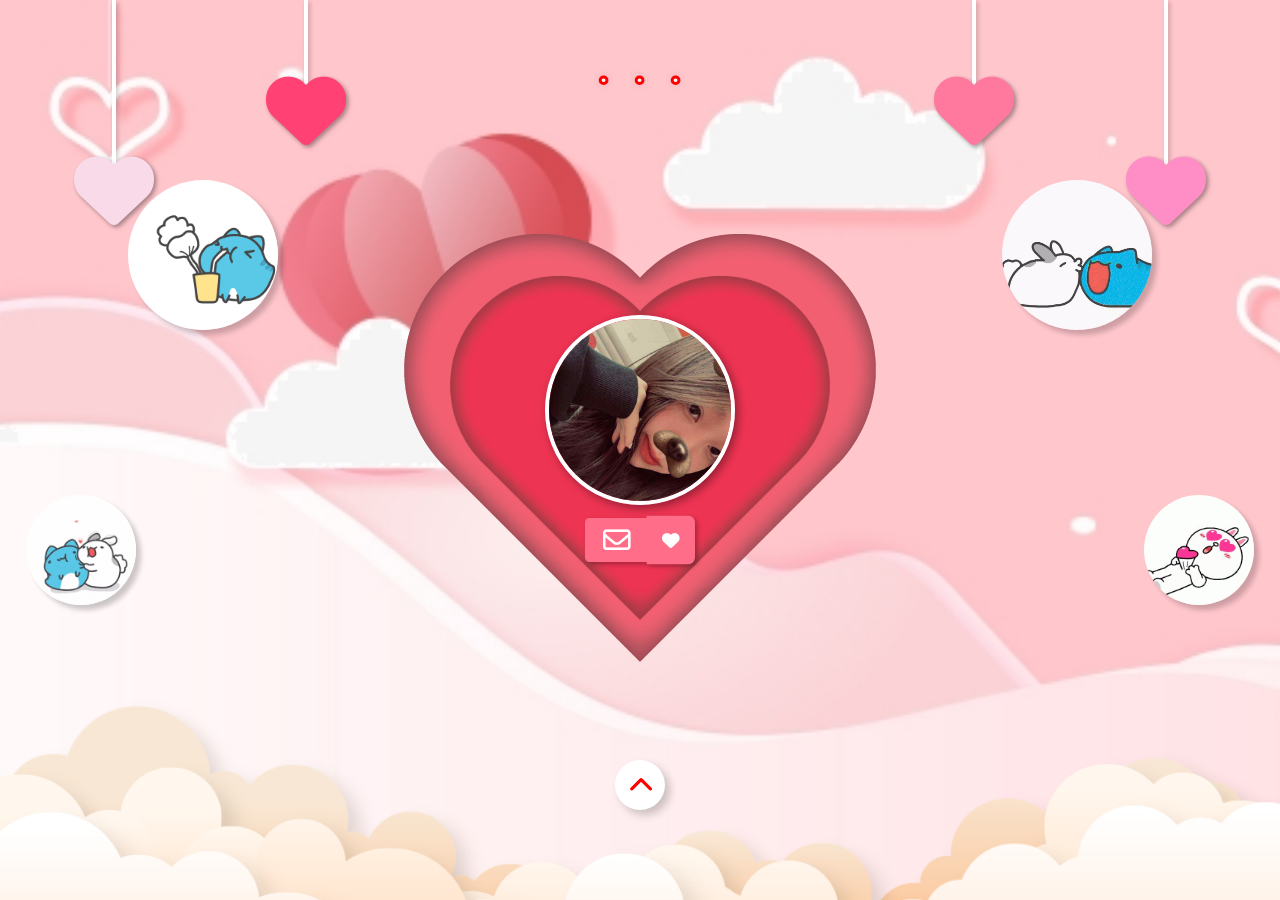
<file: index.html>
<!DOCTYPE html>
<html lang="en">
<head>
    <meta charset="UTF-8">
    <meta http-equiv="X-UA-Compatible" content="IE=edge">
    <meta name="viewport" content="width=device-width, initial-scale=1.0">
    <link rel="stylesheet" href="style.css">
    <link rel="website icon" type="png" href="image/traitym.png">
    <link rel="stylesheet" href="https://cdnjs.cloudflare.com/ajax/libs/font-awesome/6.3.0/css/all.min.css" integrity="sha512-SzlrxWUlpfuzQ+pcUCosxcglQRNAq/DZjVsC0lE40xsADsfeQoEypE+enwcOiGjk/bSuGGKHEyjSoQ1zVisanQ==" crossorigin="anonymous" referrerpolicy="no-referrer" />
    <meta name="viewport" content="width=device-width, initial-scale=1.0">

    <title>Gửi đằng ấy!</title>
</head>
<body>
    <div class="wrapper">
        <div class="crile-1"></div>
        <div class="crile-2"></div>
        <div class="crile-3"></div>
        <div class="crile-4"></div>
        <div class="heart">
            <svg version="1.1" id="Layer_1" xmlns="http://www.w3.org/2000/svg" xmlns:xlink="http://www.w3.org/1999/xlink" x="0px" y="0px"
                viewBox="0 0 323.47 305.1" style="enable-background:new 0 0 323.47 305.1;" xml:space="preserve">
            <path class="st0" d="M263.95,161.72c-0.79,0.79-1.59,1.55-2.4,2.28l0.06,0.06l-99.88,99.88l-99.87-99.88l0.05-0.05
                c-0.81-0.74-1.61-1.5-2.4-2.29c-13.79-13.79-20.68-31.86-20.68-49.94c0-18.07,6.89-36.15,20.69-49.94
                c13.79-13.79,31.86-20.68,49.94-20.68c18.07,0,36.14,6.89,49.93,20.68c0.79,0.79,1.55,1.59,2.28,2.4c0.03,0.02,0.05,0.04,0.07,0.06
                c0.01-0.02,0.03-0.04,0.05-0.06c0.74-0.81,1.5-1.61,2.29-2.4c13.79-13.79,31.86-20.68,49.94-20.68c18.07,0,36.14,6.89,49.93,20.68
                C291.53,89.42,291.53,134.14,263.95,161.72z"/>
            </svg>
        </div>
        <div class="traitym">
            <svg version="1.1" id="Layer_1" xmlns="http://www.w3.org/2000/svg" xmlns:xlink="http://www.w3.org/1999/xlink" x="0px" y="0px"
                viewBox="0 0 323.47 305.1" style="enable-background:new 0 0 323.47 305.1;" xml:space="preserve">
            <path class="st1" d="M0,152.55h53.28l13.76-29.86c0,0,8.87,57.48,9.78,57.48s15.59-70.01,15.59-70.01l11.62,59.01l9.17-43.11
                l11.31,26.49h79.8l14.06-24.66l8.87,42.19l11.62-34.85l9.17,42.19l10.7-63.59l9.48,38.72h55.26"/>
            <path class="st2" d="M196.74,116.91l0.01,0.01l-35.02,35.02l-35.02-35.02c-4.43-4.47-7.16-10.62-7.16-17.42
                c0-6.83,2.77-13.03,7.25-17.51c4.48-4.48,10.67-7.25,17.51-7.25c6.8,0,12.95,2.73,17.42,7.16c4.47-4.43,10.63-7.16,17.41-7.16
                c6.84,0,13.03,2.77,17.51,7.25c4.49,4.48,7.26,10.68,7.26,17.51C203.91,106.29,201.18,112.44,196.74,116.91z"/>
            </svg>
        </div>
        <div class="avt">
            <img src="image/123.jpg" alt="">
        </div>

        <div class="heart-item1">
            <img src="image/heart.png" alt="">
        </div>
        <div class="heart-item2">
            <img src="image/heart2.png" alt="">
        </div>
        <div class="box-heart">
            <div class="heart1">
                <i class="fa-solid fa-heart"></i>
            </div>
            <div class="heart2">
                <i class="fa-solid fa-heart"></i>
            </div>
            <div class="heart3">
                <i class="fa-solid fa-heart"></i>
            </div>
            <div class="heart4">
                <i class="fa-solid fa-heart"></i>
            </div>
        </div>
        <div class="box-big_clouds">
            <div class="big_clouds1">
                <img src="image/big-clouds1.png" alt="">
            </div>
            <div class="big_clouds2">
                <img src="image/big-clouds2.png" alt="">
            </div>
            <div class="big_clouds3">
                <img src="image/big-clouds3.png" alt="">
            </div>
        </div>
        <div class="mail">
            <button><i class="fa-regular fa-envelope"></i></button>
            <span class="heartMail"><i class="fa-solid fa-heart"></i></span>
        </div>
        <div class="icon">
            <i class="fa-solid fa-chevron-left"></i>
        </div>
        <div class="gift"></div>
        <div class="gift1"></div>
        <div class="gift2"></div>
        <div class="gift3"></div>
        <div class="textLove">
            <p>.</p>
            <p>.</p>
            <p>.</p>
        </div>
    </div>
</body>
<script>
    var mail = document.querySelector(".mail")
    mail.addEventListener("click", ()=>{
        window.location.href = "mail.html"
    })
</script>
</html>
</file>
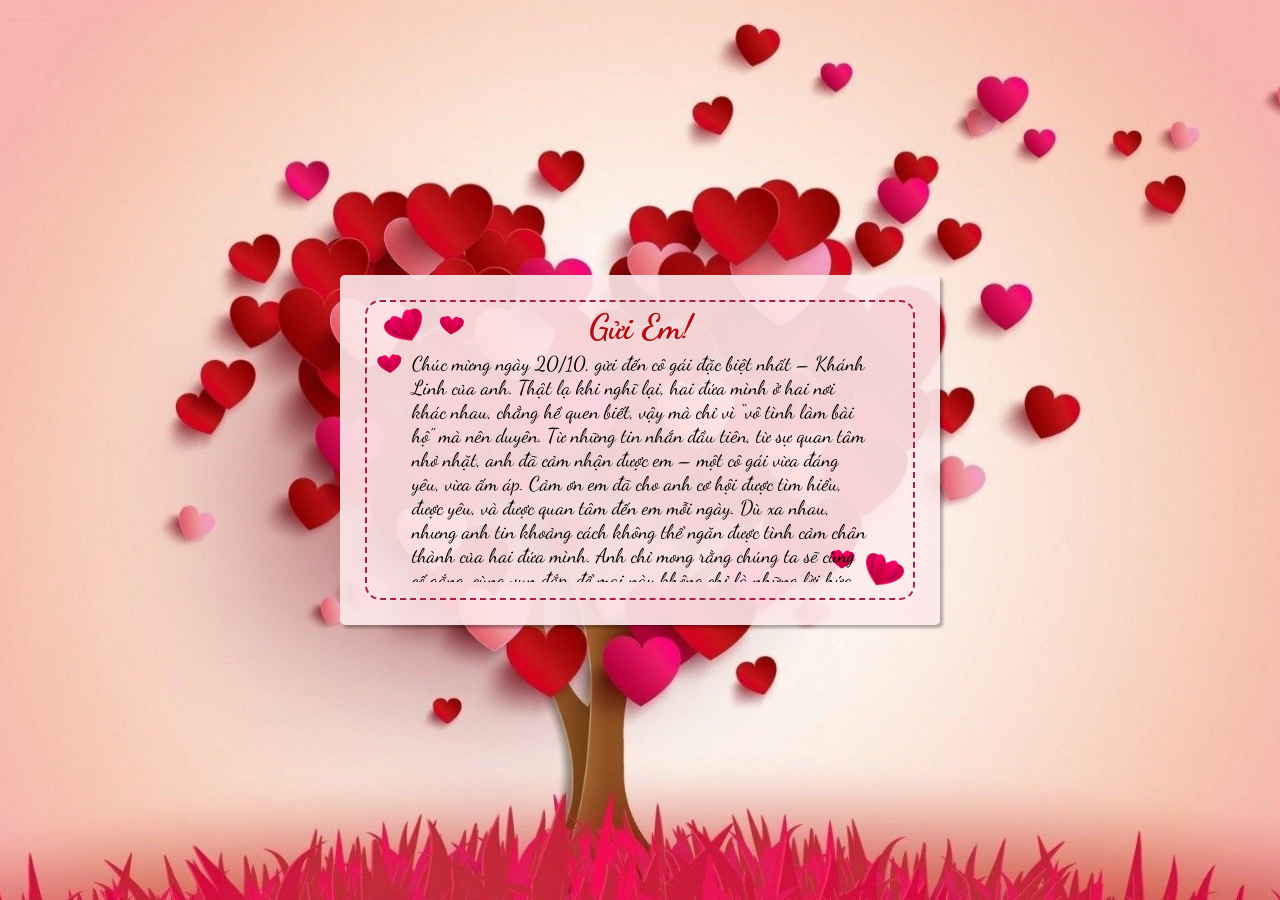
<file: mail.html>
<!DOCTYPE html>
<html lang="en">
<head>
    <meta charset="UTF-8">
    <meta http-equiv="X-UA-Compatible" content="IE=edge">
    <meta name="viewport" content="width=device-width, initial-scale=1.0">
    <link rel="website icon" type="png" href="image/traitym.png">
    <link rel="stylesheet" href="mail.css">
    <title>Gửi ...!</title>
</head>
<body>
    <div class="warpper preloading">
        <div class="box">
            <div class="mail">
                <div class="heart">
                    <img src="image/tym.png" alt="">
                    <img src="image/tym.png" alt="">
                    <img src="image/tym.png" alt="">
                    <img src="image/tym.png" alt="">
                    <img src="image/tym.png" alt="">
                </div>
                <div class="content">
                    <div class="title">
                        <h2>Gửi Em!</h2>
                    </div>
                    <p>
                        Chúc mừng ngày 20/10, gửi đến cô gái đặc biệt nhất – Khánh Linh của anh.
Thật lạ khi nghĩ lại, hai đứa mình ở hai nơi khác nhau, chẳng hề quen biết, vậy mà chỉ vì “vô tình làm bài hộ” mà nên duyên. Từ những tin nhắn đầu tiên, từ sự quan tâm nhỏ nhặt, anh đã cảm nhận được em – một cô gái vừa đáng yêu, vừa ấm áp. Cảm ơn em đã cho anh cơ hội được tìm hiểu, được yêu, và được quan tâm đến em mỗi ngày. Dù xa nhau, nhưng anh tin khoảng cách không thể ngăn được tình cảm chân thành của hai đứa mình. Anh chỉ mong rằng chúng ta sẽ cùng cố gắng, cùng vun đắp, để mai này không chỉ là những lời hứa, mà là một hành trình dài bên nhau mãi mãi.
Chúc em 20/10 thật vui, luôn xinh đẹp, hạnh phúc và nhớ rằng — ở nơi này luôn có một người yêu em, thương em và chờ ngày được nắm tay em thật lâu. 💌
                    </p>
                </div>
            </div>
        </div>
        <div class="loader-wrapper">
            <div class="loader">
                <div class="inner one" style="--i:1;"></div>
                <div class="inner two" style="--i:1;"></div>
                <div class="inner three" style="--i:1;"></div>
                <div class="box-heart">
                    <div class="heartLoader"></div>
                </div>
            </div>
        </div>
    </div>
    
</body>
<script type="text/javascript" src="https://code.jquery.com/jquery-3.6.3.min.js"></script>
    <script>
        $(window).on('load', function(event){
        $('body').removeClass('preloading');
        $('.loader-wrapper').delay(1000).fadeOut('fast');
    });
    </script>
</html>
</file>
<file: style.css>
@import url('https://fonts.googleapis.com/css2?family=Roboto:wght@700&display=swap');
@import url('https://fonts.googleapis.com/css2?family=Dancing+Script:wght@700&display=swap');
*{
    margin: 0;
    padding: 0;
    box-sizing: border-box;
}
body{
    background: #F4C2D7;
    width: 100%;
    height: 100%;
}
.wrapper{
    position: relative;
    width: 100%;
    height: 100%;
    display: flex;
    justify-content: center;
    align-items: center;
    min-height: 100vh;
    overflow: hidden;
}

.wrapper .crile-1{
    position: absolute;
    content: "";
    width: 100px;
    height: 100px;
    border: 6px solid red;
    border-radius: 50%;
    transform: scale(0);
    animation: scaleBorder 1s forwards alternate ease-in-out;
}
@keyframes scaleBorder{
    70%{
        transform: scale(1);
        border-width: 6px;
    }
    80%{
        transform: scale(1);
        border-width: 1px;
    }
    100%{
        transform: scale(1);
        border-width: 1px;
        opacity: 0;
    }
}
.wrapper .crile-2{
    position: absolute;
    content: "";
    width: 100px;
    height: 100px;
    border: 6px solid red;
    border-radius: 50%;
    transform: scale(0);
    animation: scaleBorder 1s forwards alternate ease-in-out 2;
    animation-delay: 0.3s;
}

.wrapper .crile-3{
    position: absolute;
    width: 50px;
    height: 50px;
    border: 30px solid red;
    border-radius: 50%;
    transform: scale(0);
    animation: spanScale 2s forwards alternate 1.8s;
}
@keyframes spanScale{
    0%{
        border-width: 30px;
        transform: scale(0);
    }
    30%, 40%{
        transform: scale(1);
    }
    50%{
        border-width: 5px;
        transform: scale(0.2);
    }
    52%{
        border-width: 30px;
    }
    80%{
        border-width: 30px;
        transform:translateY(300px) scale(0.2);
    }
    100%{
        border-width: 25px;
        transform:translate(0) scale(0);
    }
}
.wrapper .crile-4{
    position: absolute;
    bottom: 0;
    width: 100%;
    height: 100%;
    background: url("image/bgr.jpg");
    background-repeat: no-repeat;
    background-size: cover;
    transform: scale(0);
    transform-origin: bottom;
    animation: bgrScale 1s ease-in-out forwards alternate 3.1s;
}
@keyframes bgrScale{
    0%{
        width: 10px;
        height: 10px;
        transform: scale(0);
        border-radius: 50%;
        transform-origin: bottom;
    }
    98%{
        width: 700px;
        height: 700px;
        transform: scale(1);
        border-radius: 50%;
        transform-origin: bottom;
    }
    100%{
        width: 100%;
        height: 100%;
        transform: scale(1);
    }
}
.heart{
    position: absolute;
    width: 25%;
    height: 25%;
    max-width: 200px;
    max-height: 200px;
    display: flex;
    justify-content: center;
    align-items: center;
    z-index: 100;
    filter: drop-shadow(3px 3px 6px rgba(0,0,0,0.4));
    animation: nhiptim 2s forwards 16s;
}
.heart .st0{
    position: absolute;
    fill:none;
    stroke-width: 4px;
    stroke: #fed3dd;
    stroke-dasharray: 1700;
    stroke-dashoffset: 0;
    opacity: 0;
    animation: heart 5s linear forwards alternate 6s;
}
@keyframes heart{
    0%{
        opacity: 1;
        stroke-dashoffset: 1700;
    }
    100%{
        opacity: 1;
        stroke-dashoffset: 0;
        fill: #ff2b5d;
    }
}
.traitym{
    width: 250px;
    height: 250px;
    display: flex;
    justify-content: center;
    align-items: center;
    z-index: 100;
    animation: nhiptim 2s forwards 15s;
}
@keyframes nhiptim {
    0%{
        transform:rotate(0deg) scale(1);
    }
    20%,100%{
        transform:rotate(720deg) scale(0);
    }
}
.traitym .st1{
    fill: none;
    stroke: #ffffff;
    stroke-width: 5px;
    stroke-dasharray: 3700;
    stroke-dashoffset: 3700;
    animation: ani 10s forwards 7.5s;
}
@keyframes ani{
    0%{
        fill: none;
        stroke-dashoffset: 3700;
    }
    100%{
        fill: none;
        stroke-dashoffset: 0;
    }
}
.traitym .st2{
    stroke: #ffffff;
    stroke-width: 5px;
    fill: none;
    stroke-dasharray: 1700;
    stroke-dashoffset: 1700;
    animation: ani1 10s forwards 7s;
}
@keyframes ani1{
    0%{
        stroke-dashoffset: 2000;
        fill: none;
    }
    100%{
        stroke-dashoffset: 0;
        fill: red;
    }
}

.avt{
    position: absolute;
    width: 190px;
    height: 190px;
    border-radius: 50%;
    border: 4px solid #fff;
    overflow: hidden;
    transform: scale(0) translateY(20px);
    box-shadow: 3px 3px 10px rgba(0, 0, 0, 0.4);
    display: flex;
    z-index: 10000;
    animation: avt 2s forwards 17s;
}
@keyframes avt{
    0%{
        transform: scale(0) translateY(-40px);
    }
    10%{
        transform: scale(1.3) translateY(-40px);
    }
    20%{
        transform:scale(0.7) translateY(-40px);
    }
    30%,100%{
        transform:scale(1) translateY(-40px);
    }
}
.avt img{
    width: 100%;
    object-fit: cover;
}
.heart-item1{
    position: absolute;
    transform: scale(0) rotate(0deg);
    animation: bigHeart 2s forwards 11.2s;
}
@keyframes bigHeart{
    0%{
        transform: scale(0) rotate(0deg);
    }
    20%{
        transform: scale(1.3);
    }
    40%{
        transform: scale(0.7) rotate(360deg);
    }
    60%,100%{
        transform: scale(1) rotate(720deg);
    }
}
.heart-item2{
    position: absolute;
    width: 380px;
    z-index: 10;
    transform: scale(0);
    animation: bigHeart 2s forwards alternate 11s;
}
.heart-item2 img{
    width: 100%;
}

.box-heart{
    position: absolute;
    top: 0;
    left: 0;
    width: 100%;
}
.heart1{
    position: absolute;
    display: flex;
    width: 100px;
    justify-content: center;
    filter: drop-shadow(2px 2px 2px rgba(0,0,0,0.2));
    left: 5%;
    animation: heart1 2s infinite linear;
}
@keyframes heart1{
    0%{
        transform: rotate(0);
        transform-origin: top;
    }
    25%{
        transform: rotate(5deg);
        transform-origin: top;
    }
    50%{
        transform: rotate(0);
        transform-origin: top;
    }
    75%{
        transform: rotate(-5deg);
        transform-origin: top;
    }
    100%{
        transform: rotate(0);
        transform-origin: top;
    }
}
.heart1::before{
    position: absolute;
    content: "";
    width: 4px;
    height: 200px;
    background: #ffffff;
    filter: blur(0.5px);
}
.heart1 .fa-heart{
    position: absolute;
    font-size: 80px;
    color: #f8dae9;
    filter: drop-shadow(2px 2px 2px rgba(0,0,0,0.2));
    top: 150px;
}

.heart2{
    position: absolute;
    display: flex;
    width: 100px;
    justify-content: center;
    filter: drop-shadow(2px 2px 2px rgba(0,0,0,0.2));
    right: 5%;
    animation: heart1 2s infinite linear;
}
.heart2::before{
    position: absolute;
    content: "";
    width: 4px;
    height: 200px;
    background: #ffffff;
    filter: blur(0.5px);
}
.heart2 .fa-heart{
    position: absolute;
    font-size: 80px;
    color: #ff8dc6;
    filter: drop-shadow(2px 2px 2px rgba(0,0,0,0.2));
    top: 150px;
}
.heart3{
    position: absolute;
    display: flex;
    width: 100px;
    justify-content: center;
    filter: drop-shadow(2px 2px 2px rgba(0,0,0,0.2));
    left: 20%;
    animation: heart1 2s infinite linear;
}
.heart3::before{
    position: absolute;
    content: "";
    width: 4px;
    height: 100px;
    background: #ffffff;
    filter: blur(0.5px);
}
.heart3 .fa-heart{
    position: absolute;
    font-size: 80px;
    color: #ff4174;
    filter: drop-shadow(2px 2px 2px rgba(0,0,0,0.2));
    top: 70px;
}
.heart4{
    position: absolute;
    display: flex;
    width: 100px;
    justify-content: center;
    filter: drop-shadow(2px 2px 2px rgba(0,0,0,0.2));
    right: 20%;
    animation: heart1 2s infinite linear;
}
.heart4::before{
    position: absolute;
    content: "";
    width: 4px;
    height: 100px;
    background: #ffffff;
    filter: blur(0.5px);
}
.heart4 .fa-heart{
    position: absolute;
    font-size: 80px;
    color: #ff799f;
    filter: drop-shadow(2px 2px 2px rgba(0,0,0,0.2));
    top: 70px;
}
.box-big_clouds{
    position: absolute;
    top: 0;
    left: 0;
    width: 100%;
    height: 100%;
    display: flex;
    justify-content: center;
    align-items: center;
}
.big_clouds1{
    position: absolute;
    bottom: -190px;
    width: 110%;
    z-index: 7;
    animation: bigClouds1 4s infinite alternate;
}
.big_clouds1 img{
    width: 100%;
}
@keyframes bigClouds1{
    0%{
        transform: scale(1);
    }
    50%{
        transform: scale(0.98);
    }
    100%{
        transform: scale(1);
    }
}
.big_clouds2{
    position: absolute;
    bottom: -240px;
    width: 110%;
    z-index: 6;
    animation: bigClouds2 3s infinite alternate;
}
.big_clouds2 img{
    width: 100%;
}
@keyframes bigClouds2{
    0%{
        transform: scale(1);
    }
    50%{
        transform: scale(0.98);
    }
    100%{
        transform: scale(1);
    }
}
.big_clouds3{
    position: absolute;
    bottom: -150px;
    width: 110%;
    z-index: 5;
    animation: bigClouds3 2s infinite alternate;
}
.big_clouds3 img{
    width: 100%;
}
@keyframes bigClouds3{
    0%{
        transform: scale(1);
    }
    50%{
        transform: scale(0.98);
    }
    100%{
        transform: scale(1);
    }
}

.mail{
    position: absolute;
    z-index: 100000;
    width: 100px;
    height: 40px;
    display: flex;
    justify-content: center;
    align-items: center;
    cursor: pointer;
    margin-top: 180px;
    filter: drop-shadow(2px 2px 2px rgba(0,0,0,0.3));
    transform: scale(0);
    animation: boxMail 2s forwards ease-in-out 18s;
}
@keyframes boxMail{
    0%{
        transform: rotate(0deg) scale(0);
    }
    15%, 100%{
        transform: rotate(720deg) scale(1.1);
    }
}
.mail button{
    padding: 10px 15px;
    background-color: rgb(255, 109, 136);
    border: none;
    font-size: 25px;
    border-radius: 4px 0px 0px 4px;
    transition: 0.5s;
    width: 58px;
    height: 40px;
    display: flex;
    justify-content: center;
    align-items: center;
    cursor: pointer;
    color: #fff;
}
.mail button >i{
    transition: 0.5s;
}
.mail span{
    position: relative;
    width: 44px;
    height: 44px;
    background-color: rgb(255, 109, 136);
    margin-left: -2px;
    border-radius: 0px 6px 6px 0px;
    cursor: pointer;
    display: flex;
    justify-content: center;
    align-items: center;
    transition: 0.5s;
}
.heartMail i{
    color: #fff;
    transition: 1s;
}
.mail:hover button i{
    cursor: pointer;
    color: rgb(255, 255, 255);
    filter: drop-shadow(0px 0px 10px rgb(255, 187, 199));
    animation: rotateMail 0.5s linear infinite;
}
@keyframes rotateMail{
    0%{
        transform: rotate(0deg);
    }
    25%{
        transform: rotate(5deg);
    }
    50%{
        transform: rotate(0deg);
    }
    75%{
        transform: rotate(-5deg);
    }
    100%{
        transform: rotate(0deg);
    }
}
.mail:hover > .heartMail{
    transform: translateY(-4px);
    background-color: #f2acc6;
    box-shadow: -2px 2px 5px rgb(0, 0, 0, 0.5);
}

.mail:hover > .heartMail i{
    color: #ff0000;
    transform: rotate(360deg);
    filter: drop-shadow(0px 0px 7px rgb(255, 255, 255));
}
.gift{
    position: absolute;
    width: 110px;
    height: 110px;
    background: url(image/gift7.gif);
    background-repeat: no-repeat;
    background-size: cover;
    border-radius: 50%;
    background-position: center;
    box-shadow: 5px 5px 5px rgba(0, 0, 0, 0.2);
    left: 2%;
    top: 55%;
    z-index: 100;
    transform: scale(0);
    animation: giftCute 2s forwards 12.5s;
}
@keyframes giftCute{
    0%{
        transform: scale(0);
    }
    20%{
        transform: scale(1.3);
    }
    40%{
        transform: scale(0.7);
    }
    60%,100%{
        transform: scale(1);
    }
}
.gift::before{
    position: absolute;
    content: "Mở<3";
    font-family: 'Dancing Script', cursive;
    font-size: 20px;
    color: red;
    width: 110px;
    height: 35px;
    background: #ffffff;
    top: -30px;
    left: 50px;
    border-radius: 5px;
    box-shadow: 5px 5px 8px rgba(0, 0, 0, 0.2);
    display: flex;
    justify-content: center;
    align-items: center;
    z-index: 10;
    transition: animation 1s;
    opacity: 0;
    transform: translate(-60px, 60px) scale(0);
}
.icon:hover ~ .gift::before{
    animation: textGift 1s forwards;
}
@keyframes textGift{
    0%{
        opacity: 1;
        transform: translate(-60px, 60px) scale(0);
    }
    100%{
        opacity: 1;
        transform: translate(0px, 0px) scale(1);
    }
}
.gift1{
    position: absolute;
    width: 110px;
    height: 110px;
    background: url(image/gift5.gif);
    background-repeat: no-repeat;
    background-size: cover;
    border-radius: 50%;
    background-position: center;
    box-shadow: 5px 5px 5px rgba(0, 0, 0, 0.2);
    right: 2%;
    top: 55%;
    z-index: 10000;
    transform: scale(0);
    animation: giftCute 2s forwards 14s;
}
.gift1::before{
    position: absolute;
    content: "Nhé";
    font-size: 20px;
    color: red;
    font-family: 'Dancing Script', cursive;
    width: 110px;
    height: 35px;
    background: #ffffff;
    top: -30px;
    right: 50px;
    border-radius: 5px;
    box-shadow: 5px 5px 8px rgba(0, 0, 0, 0.2);
    display: flex;
    justify-content: center;
    align-items: center;
    z-index: 10;
    transition: animation 1s;
    opacity: 0;
    transform: translate(50px, 60px) scale(0);
}
.icon:hover ~ .gift1::before{
    animation: textGift1 1s forwards 1.5s;
}
@keyframes textGift1{
    0%{
        opacity: 1;
        transform: translate(50px, 60px) scale(0);
    }
    100%{
        opacity: 1;
        transform: translate(0px, 0px) scale(1);
    }
}
.gift2{
    position: absolute;
    width: 150px;
    height: 150px;
    background: url(image/gift6.gif);
    background-repeat: no-repeat;
    background-size: cover;
    border-radius: 50%;
    background-position: center;
    box-shadow: 5px 5px 5px rgba(0, 0, 0, 0.2);
    left: 10%;
    top: 20%;
    z-index: 10000;
    transform: scale(0);
    animation: giftCute 2s forwards 13s;
}
.gift2::before{
    position: absolute;
    content: "Thư";
    font-size: 20px;
    color: red;
    font-family: 'Dancing Script', cursive;
    width: 110px;
    height: 35px;
    background: #ffffff;
    top: -30px;
    left: 50px;
    border-radius: 5px;
    box-shadow: 5px 5px 8px rgba(0, 0, 0, 0.2);
    display: flex;
    justify-content: center;
    align-items: center;
    z-index: 10;
    transition: animation 1s;
    opacity: 0;
    transform: translate(-50px, 60px) scale(0);
}
.icon:hover ~ .gift2::before{
    animation: textGift 1s forwards 0.5s;
}
.gift3{
    position: absolute;
    width: 150px;
    height: 150px;
    background: url(image/gift3.gif);
    background-repeat: no-repeat;
    background-size: cover;
    border-radius: 50%;
    background-position: center;
    box-shadow: 5px 5px 5px rgba(0, 0, 0, 0.2);
    right: 10%;
    top: 20%;
    z-index: 10000;
    transform: scale(0);
    animation: giftCute 2s forwards 13.5s;
}
.gift3::before{
    position: absolute;
    content: "Ra";
    font-size: 20px;
    color: red;
    font-family: 'Dancing Script', cursive;
    width: 110px;
    height: 35px;
    background: #ffffff;
    top: -30px;
    right: 50px;
    border-radius: 5px;
    box-shadow: 5px 5px 8px rgba(0, 0, 0, 0.2);
    display: flex;
    justify-content: center;
    align-items: center;
    z-index: 10;
    transition: animation 1s;
    opacity: 0;
    transform: translate(50px, 60px) scale(0);
}
.icon:hover ~ .gift3::before{
    animation: textGift1 1s forwards 1s;
}
.icon{
    position: absolute;
    width: 50px;
    height: 50px;
    background: #fff;
    border-radius: 50%;
    display: flex;
    justify-content: center;
    align-items: center;
    bottom: 10%;
    box-shadow: 5px 5px 8px rgba(0, 0, 0, 0.2);
    cursor: pointer;
    z-index: 10000000000;
    transform: scale(0);
    animation: iconText 2s forwards 14.5s;
}
@keyframes iconText{
    0%{
        transform: scale(0);
    }
    10%{
        transform: scale(1.4);
    }
    20%{
        transform: scale(0.7);
    }
    30%,100%{
        transform: scale(1);
    }
}
.icon> i{
    font-size: 25px;
    color: #ff0000;
    transition: all 0.5s;
    transform: rotate(90deg);
}
.icon:hover > i{
    transform: rotate(630deg);
}
.textLove{
    position: absolute;
    top: 3%;
    display: flex;
    text-shadow: 0px 0px 10px rgba(0, 0, 0, 0.2) ;
}
.textLove p{
    font-family: 'Roboto', sans-serif;
    font-size: 60px;
    padding: 0px 10px;
    -webkit-text-stroke: 3px red;
    -webkit-text-fill-color: #fff;
}
.textLove p:nth-child(1){
    transform: scale(0);
    animation: textLove 2s forwards alternate ease-in-out 15.5s;
}
.textLove p:nth-child(2){
    transform: scale(0);
    animation: textLove 2s forwards alternate ease-in-out 15.7s;
}
.textLove p:nth-child(3){
    transform: scale(0);
    animation: textLove 2s forwards alternate ease-in-out 15.9s;
}
@keyframes textLove{
    0%{
        transform: scale(0);
    }
    10%{
        transform: scale(1.4);
    }
    20%{
        transform: scale(0.7);
    }
    30%,100%{
        transform: scale(1);
    }
}

/* RESPONSIVE - Thêm vào cuối file */
@media (max-width: 1024px) {
    .heart1 { left: 8%; }
    .heart2 { right: 8%; }
    .heart3 { left: 18%; }
    .heart4 { right: 18%; }
    .gift2 { left: 5%; }
    .gift3 { right: 5%; }
}

@media (max-width: 768px) {
    .wrapper {
        padding: 20px;
    }
    
    .heart {
        width: 20%;
        max-width: 150px;
    }
    
    .traitym {
        width: 180px;
        height: 180px;
    }
    
    .avt {
        width: 140px;
        height: 140px;
    }
    
    .heart1::before, .heart2::before { height: 150px; }
    .heart3::before, .heart4::before { height: 80px; }
    
    .heart1 .fa-heart, .heart2 .fa-heart { font-size: 60px; top: 120px; }
    .heart3 .fa-heart, .heart4 .fa-heart { font-size: 60px; top: 50px; }
    
    .heart1 { left: 5%; }
    .heart2 { right: 5%; }
    .heart3 { left: 15%; }
    .heart4 { right: 15%; }
    
    .gift {
        width: 80px;
        height: 80px;
        left: 3%;
    }
    
    .gift1 {
        width: 80px;
        height: 80px;
        right: 3%;
    }
    
    .gift2 {
        width: 100px;
        height: 100px;
        left: 3%;
        top: 15%;
    }
    
    .gift3 {
        width: 100px;
        height: 100px;
        right: 3%;
        top: 15%;
    }
    
    .textLove p {
        font-size: 40px;
        padding: 0px 5px;
    }
    
    .mail {
        margin-top: 120px;
    }
    
    .icon {
        bottom: 8%;
        width: 45px;
        height: 45px;
    }
    
    .icon > i {
        font-size: 20px;
    }
}

@media (max-width: 480px) {
    .heart {
        width: 18%;
        max-width: 120px;
    }
    
    .traitym {
        width: 140px;
        height: 140px;
    }
    
    .traitym .st1 {
        stroke-width: 3px;
    }
    
    .traitym .st2 {
        stroke-width: 3px;
    }
    
    .avt {
        width: 110px;
        height: 110px;
        border: 3px solid #fff;
    }
    
    .heart1::before, .heart2::before { height: 100px; }
    .heart3::before, .heart4::before { height: 60px; }
    
    .heart1 .fa-heart, .heart2 .fa-heart { font-size: 50px; top: 80px; }
    .heart3 .fa-heart, .heart4 .fa-heart { font-size: 50px; top: 40px; }
    
    .heart1 { left: 3%; width: 80px; }
    .heart2 { right: 3%; width: 80px; }
    .heart3 { left: 12%; width: 80px; }
    .heart4 { right: 12%; width: 80px; }
    
    .gift {
        width: 70px;
        height: 70px;
        left: 2%;
    }
    
    .gift1 {
        width: 70px;
        height: 70px;
        right: 2%;
    }
    
    .gift2 {
        width: 80px;
        height: 80px;
        left: 2%;
        top: 12%;
    }
    
    .gift3 {
        width: 80px;
        height: 80px;
        right: 2%;
        top: 12%;
    }
    
    .textLove p {
        font-size: 30px;
        padding: 0px 3px;
        -webkit-text-stroke: 2px red;
    }
    
    .mail {
        margin-top: 100px;
        width: 90px;
        height: 36px;
    }
    
    .mail button {
        width: 50px;
        height: 36px;
        font-size: 20px;
        padding: 8px 12px;
    }
    
    .mail span {
        width: 40px;
        height: 36px;
    }
    
    .mail button > i {
        font-size: 18px;
    }
    
    .mail span i {
        font-size: 18px;
    }
    
    .icon {
        bottom: 6%;
        width: 40px;
        height: 40px;
    }
    
    .icon > i {
        font-size: 18px;
    }
}

@media (max-width: 360px) {
    .heart {
        width: 16%;
        max-width: 100px;
    }
    
    .traitym {
        width: 120px;
        height: 120px;
    }
    
    .avt {
        width: 100px;
        height: 100px;
    }
    
    .textLove p {
        font-size: 24px;
    }
}
</file>
<file: mail.css>
@import url('https://fonts.googleapis.com/css2?family=Dancing+Script:wght@700&display=swap');
*{
    padding: 0;
    margin: 0;
    box-sizing: border-box;
}
body{
    position: absolute;
    width: 100%;
    height: 100%;
    margin: 0;
    padding: 0;
}
.warpper{
    width: 100%;
    height: 100%;
    min-height: 100vh;
    background: url(image/bgrMail.jpg);
    background-repeat: no-repeat;
    background-size: cover;
    background-position: center;
    background-attachment: fixed;
    display: flex;
    justify-content: center;
    align-items: center;
    padding: 20px;
}
.box{
    position: relative;
    width: 600px;
    height: 350px;
    background: rgba(253,233,234,0.9);
    border-radius: 5px;
    box-shadow: 3px 3px 3px rgba(0,0,0,0.3);
    display: flex;
    justify-content: center;
    align-items: center;
    padding: 20px;
}
.mail{
    width: 550px;
    height: 300px;
    border: 2px dashed rgb(167,32,71);
    border-radius: 15px;
}
.heart{
    position: absolute;
    width: 100%;
    height: 100%;
}
.heart img:nth-child(1){
    position: absolute;
    width: 50px;
    transform: rotate(-25deg) translate(10px, 10px);
}
.heart img:nth-child(2){
    position: absolute;
    width: 30px;
    transform: rotate(-5deg) translate(3px, 50px);
}
.heart img:nth-child(3){
    position: absolute;
    width: 30px;
    transform: rotate(5deg) translate(70px, 5px);
}
.heart img:nth-child(4){
    position: absolute;
    width: 50px;
    right: 60px;
    bottom: 60px;
    transform: rotate(25deg);
}
.heart img:nth-child(5){
    position: absolute;
    width: 30px;
    right: 110px;
    bottom: 80px;
    transform: rotate(5deg);
}
.content{
    position: relative;
    width: 100%;
    height: 100%;
}
.content .title{
    display: flex;
    justify-content: center;
    align-items: center;
    width: 100%;
    height: 50px;
    overflow: hidden;
}
.content .title h2{
    font-family: 'Dancing Script', cursive;
    font-size: 35px;
    color: rgb(181,12,17);
    opacity: 0;
    transform: translateY(-40px);
    animation: titleSlideIn 1s ease-out forwards 0.5s;
}
@keyframes titleSlideIn{
    0%{
        opacity: 0;
        transform: translateY(-40px);
    }
    100%{
        opacity: 1;
        transform: translateY(0px);
    }
}
.content p{
    padding: 0px 45px;
    font-size: 20px;
    font-family: 'Dancing Script', cursive;
    opacity: 0;
    animation: textFadeIn 1.5s ease-out forwards 1.2s;
    overflow-y: auto;
    max-height: 230px;
}
.warpper:hover .content p{
    animation: text1 2s forwards ease-in-out 1s;
}
@keyframes textFadeIn{
    0%{
        opacity: 0;
        transform: translateY(10px);
    }
    100%{
        opacity: 1;
        transform: translateY(0px);
    }
}
@keyframes text1{
    0%{
        opacity: 0;
    }
    100%{
        opacity: 1;
    }
}
.loader-wrapper{
    position: fixed;
    width: 100%;
    height: 100%;
    background: #fff;
    top: 0;
    left: 0;
    z-index: 100000000000;
}
.loader {
    position: absolute;
    top: 50%;
    left: 50%;
    width: 200px;
    height: 200px;
    border-radius: 50%;
    perspective: 800px;
    display: flex;
    justify-content: center;
    align-items: center;
    transform: translate(-50%, -50%);
}
.box-heart {
  width: 100%;
  height: 100%;
  display: flex;
  justify-content: center;
  align-items: center;
  animation: loaderElectron 0.5s alternate infinite;
  z-index: -1;
}
.heartLoader{
  position: absolute;
  background: url('image/traitym.png');
  background-size: cover;
  width: 120px;
  height: 120px;
  filter: drop-shadow(0 0 10px red) drop-shadow(0 0 40px red) drop-shadow(0 0 60px red);
}

@keyframes loaderElectron{
  0%{
    transform: scale(0.9);
  }
  100%{
    transform: scale(1.1);
  }
}
.inner {
    position: absolute;
    box-sizing: border-box;
    width: 100%;
    height: 100%;
    border-radius: 50%;  
  }
  
  .inner.one {
    left: 0%;
    top: 0%;
    animation: rotate-one calc(var(--i) * 1s) linear infinite;
    border-bottom: 4px solid red;
    border-right: 4px solid red;
    filter: drop-shadow(0 0 5px red) drop-shadow(0 0 5px red);
  }
  .inner.one::before {
    position: absolute;
    content: '';
    background: url('image/traitym.png');
    background-size: cover;
    width: 30px;
    height: 30px;
    z-index: 10000000s;
    top: 40%;
    transform: translate(-50%, 30%);
  }
  .inner.two {
    right: 0%;
    top: 0%;
    animation: rotate-two calc(var(--i) * 1s) linear infinite;
    border-right: 4px solid red;
    border-top: 4px solid red;
    filter: drop-shadow(0 0 5px red) drop-shadow(0 0 5px red);
  }
  .inner.two::before {
    position: absolute;
    content: '';
    background: url('image/traitym.png');
    background-size: cover;
    width: 30px;
    height: 30px;
    right: 50%;
    bottom: 0;
    transform: translate(30%, 50%);
  }
  .inner.three {
    right: 0%;
    bottom: 0%;
    animation: rotate-three calc(var(--i) * 1s) linear infinite;
    border-top: 4px solid red;
    border-left: 4px solid red;
    filter: drop-shadow(0 0 5px red) drop-shadow(0 0 10px red);
  }
  .inner.three::before {
    position: absolute;
    background: url('image/traitym.png');
    background-size: cover;
    width: 30px;
    height: 30px;
    content: '';
    right: 2px;
    top: 50%;
    transform: translate(50%, -120%);
  }
  @keyframes rotate-one {
    0% {
      transform: rotateX(35deg) rotateY(-45deg) rotateZ(0deg);
    }
    100% {
      transform: rotateX(35deg) rotateY(-45deg) rotateZ(360deg);
    }
  }
  @keyframes rotate-two {
    0% {
      transform: rotateX(50deg) rotateY(10deg) rotateZ(0deg);
    }
    100% {
      transform: rotateX(50deg) rotateY(10deg) rotateZ(360deg);
    }
  }
  @keyframes rotate-three{
    0% {
      transform: rotateX(35deg) rotateY(55deg) rotateZ(0deg);
    }
    100% {
      transform: rotateX(35deg) rotateY(55deg) rotateZ(360deg);
    }
  }

/* RESPONSIVE - Thêm vào cuối file */
@media (max-width: 768px) {
    .box {
        width: 90%;
        max-width: 500px;
        height: auto;
        min-height: 300px;
        padding: 15px;
    }
    
    .mail {
        width: 100%;
        height: auto;
        min-height: 250px;
    }
    
    .content .title h2 {
        font-size: 28px;
    }
    
    .content p {
        padding: 0px 30px;
        font-size: 16px;
        max-height: 180px;
    }
    
    .heart img:nth-child(1) {
        width: 40px;
    }
    
    .heart img:nth-child(2) {
        width: 25px;
    }
    
    .heart img:nth-child(3) {
        width: 25px;
    }
    
    .heart img:nth-child(4) {
        width: 40px;
        right: 40px;
        bottom: 40px;
    }
    
    .heart img:nth-child(5) {
        width: 25px;
        right: 70px;
        bottom: 50px;
    }
    
    .loader {
        width: 150px;
        height: 150px;
    }
    
    .heartLoader {
        width: 90px;
        height: 90px;
    }
}

@media (max-width: 480px) {
    .box {
        width: 95%;
        max-width: 400px;
        min-height: 280px;
        padding: 12px;
    }
    
    .mail {
        width: 100%;
        min-height: 220px;
    }
    
    .content .title h2 {
        font-size: 24px;
        height: 40px;
    }
    
    .content p {
        padding: 0px 20px;
        font-size: 14px;
        max-height: 160px;
        overflow-y: auto;
    }
    
    .heart img:nth-child(1) {
        width: 35px;
        transform: rotate(-25deg) translate(5px, 5px);
    }
    
    .heart img:nth-child(2) {
        width: 20px;
        transform: rotate(-5deg) translate(2px, 30px);
    }
    
    .heart img:nth-child(3) {
        width: 20px;
        transform: rotate(5deg) translate(40px, 3px);
    }
    
    .heart img:nth-child(4) {
        width: 35px;
        right: 30px;
        bottom: 30px;
    }
    
    .heart img:nth-child(5) {
        width: 20px;
        right: 55px;
        bottom: 40px;
    }
    
    .loader {
        width: 120px;
        height: 120px;
    }
    
    .heartLoader {
        width: 70px;
        height: 70px;
    }
    
    .inner.one::before,
    .inner.two::before,
    .inner.three::before {
        width: 20px;
        height: 20px;
    }
}

@media (max-width: 360px) {
    .box {
        width: 98%;
        max-width: 350px;
        min-height: 260px;
        padding: 10px;
    }
    
    .mail {
        min-height: 200px;
    }
    
    .content .title h2 {
        font-size: 20px;
    }
    
    .content p {
        padding: 0px 15px;
        font-size: 13px;
        max-height: 140px;
    }
    
    .loader {
        width: 100px;
        height: 100px;
    }
    
    .heartLoader {
        width: 60px;
        height: 60px;
    }
}
</file>
